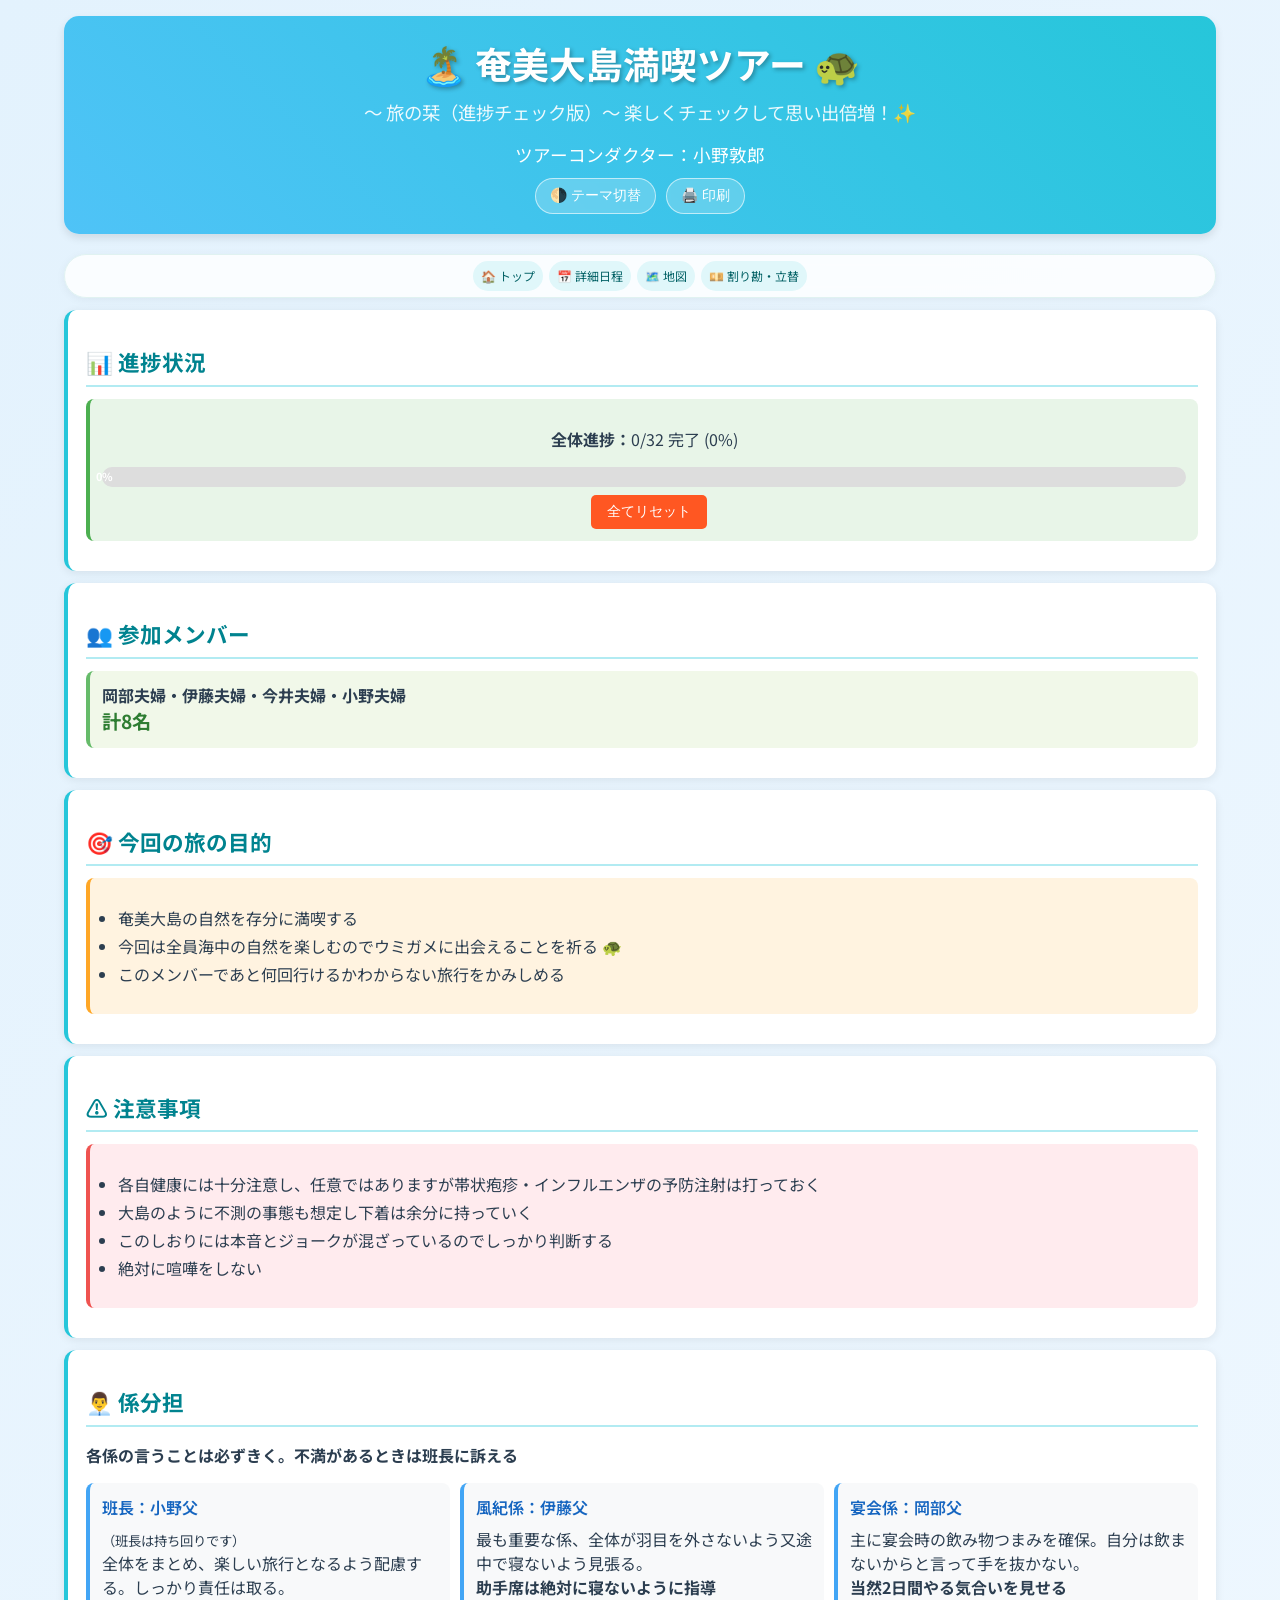
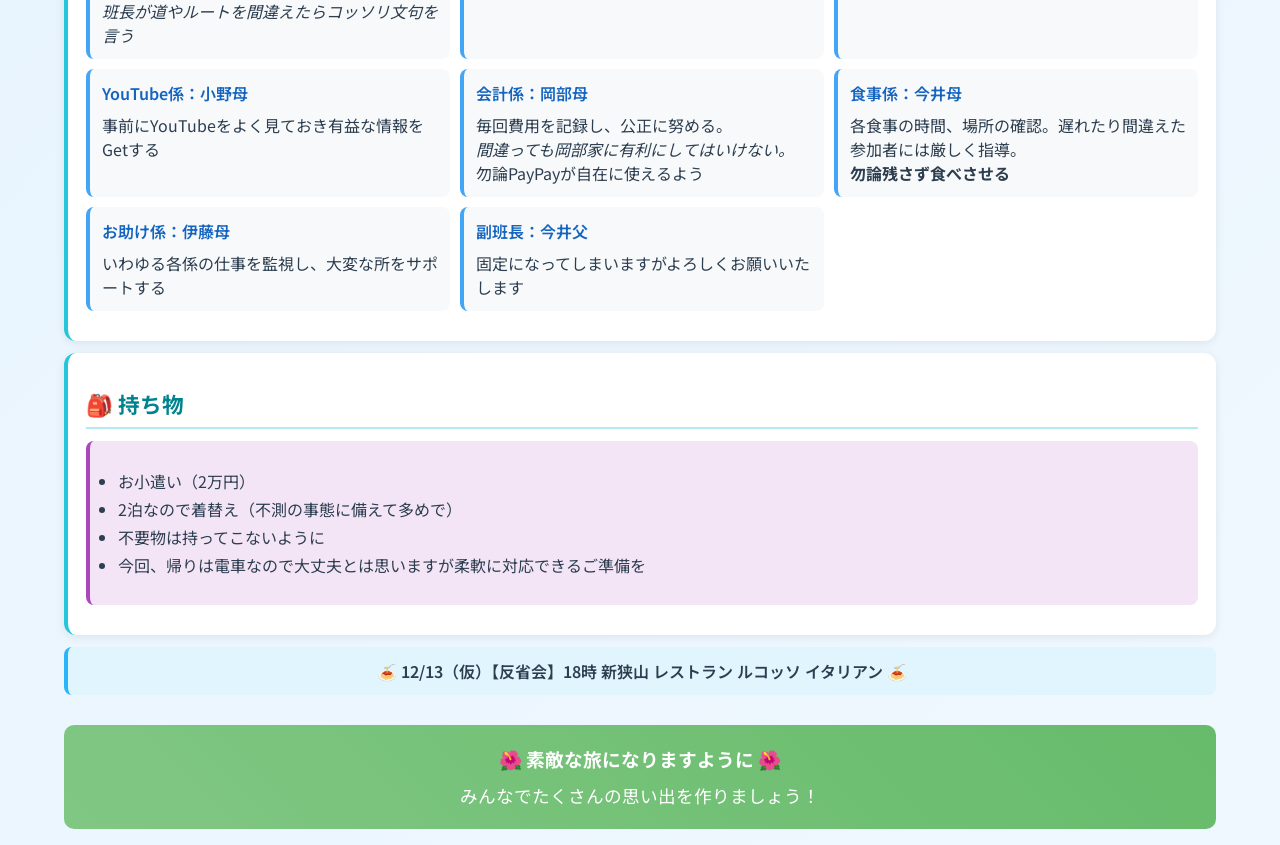
<file: src/app/index.html>
<!DOCTYPE html>
<html lang="ja" data-theme="light">
<head>
  <meta charset="UTF-8">
  <meta name="viewport" content="width=device-width, initial-scale=1.0">
  <title>奄美大島満喫ツアー - トップ</title>
  <link href="https://fonts.googleapis.com/css2?family=Noto+Sans+JP:wght@400;600;700&display=swap" rel="stylesheet">
  <link rel="stylesheet" href="assets/css/styles.css">
</head>
<body>
  <!-- ヘッダー -->
  <div class="header">
    <h1>🏝️ 奄美大島満喫ツアー 🐢</h1>
    <div class="subtitle">～ 旅の栞（進捗チェック版）～ 楽しくチェックして思い出倍増！✨</div>
    <div style="margin-top: 15px; font-size: 1.1em">ツアーコンダクター：小野敦郎</div>
    <div class="header-actions">
      <button class="toggle-button" id="theme-toggle" onclick="toggleTheme()">🌗 テーマ切替</button>
      <button class="toggle-button" id="print-btn">🖨️ 印刷</button>
    </div>
  </div>

  <!-- ナビゲーションメニュー -->
  <nav class="topnav">
    <a href="index.html">🏠 トップ</a>
    <a href="schedule.html">📅 詳細日程</a>
    <a href="map.html">🗺️ 地図</a>
    <a href="split.html">💴 割り勘・立替</a>
  </nav>

  <!-- 進捗状況セクション -->
  <div class="section" id="progress">
    <h2>📊 進捗状況</h2>
    <div class="progress-section">
      <p><strong>全体進捗：</strong><span id="progress-text">0/32 完了 (0%)</span></p>
      <div class="progress-bar">
        <div class="progress-fill" id="progress-fill" style="width: 0%">0%</div>
      </div>
      <button class="reset-button" onclick="resetAllProgress()">全てリセット</button>
    </div>
  </div>

  <!-- ツアー内容セクション -->
  <!-- 参加メンバー -->
  <div class="section" id="members">
    <h2>👥 参加メンバー</h2>
    <div class="members">
      <strong id="members-list"></strong><br>
      <span style="font-size: 1.2em; color: #2e7d32"><strong id="members-count"></strong></span>
    </div>
  </div>

  <!-- 旅の目的 -->
  <div class="section" id="purpose">
    <h2>🎯 今回の旅の目的</h2>
    <div class="purpose">
      <ul id="purpose-list"></ul>
    </div>
  </div>

  <!-- 注意事項 -->
  <div class="section" id="attention">
    <h2>⚠️ 注意事項</h2>
    <div class="warning">
      <ul id="warnings-list"></ul>
    </div>
  </div>

  <!-- 係り分担 -->
  <div class="section" id="roles">
    <h2>👨‍💼 係分担</h2>
    <p><strong>各係の言うことは必ずきく。不満があるときは班長に訴える</strong></p>
    <div class="role-grid" id="roles-grid"></div>
  </div>

  <!-- 持ち物セクション -->
  <div class="section" id="items">
    <h2>🎒 持ち物</h2>
    <div class="items">
      <ul id="items-list"></ul>
    </div>
  </div>

  <!-- 反省会 -->
  <div class="note" id="after" style="text-align: center; font-weight: 600; background: #e1f5fe; padding: 12px; border-radius: 8px; border-left: 4px solid #29b6f6; margin: 12px 0;">
    🍝 12/13（仮）【反省会】18時 新狭山 レストラン ルコッソ イタリアン 🍝
  </div>

  <!-- フッター -->
  <div style="text-align: center; margin-top: 30px; padding: 20px; background: linear-gradient(45deg, #81c784, #66bb6a); color: white; border-radius: 10px;">
    <h3 style="margin: 0; color: white">🌺 素敵な旅になりますように 🌺</h3>
    <p style="margin: 10px 0 0 0; font-size: 1.1em">みんなでたくさんの思い出を作りましょう！</p>
  </div>

  <!-- トップへボタン -->
  <button class="to-top" id="to-top">⬆️ トップへ</button>

  <!-- JavaScript -->
  <script src="assets/js/data.js"></script>
  <script src="assets/js/main.js"></script>
  <script>
    // コンテンツを動的に生成
    function renderContent() {
      // 参加メンバー
      document.getElementById('members-list').textContent = tourContent.members.list;
      document.getElementById('members-count').textContent = tourContent.members.count;

      // 旅の目的
      const purposeList = document.getElementById('purpose-list');
      tourContent.purpose.items.forEach(item => {
        const li = document.createElement('li');
        li.innerHTML = item;
        purposeList.appendChild(li);
      });

      // 注意事項
      const warningsList = document.getElementById('warnings-list');
      tourContent.warnings.items.forEach(item => {
        const li = document.createElement('li');
        li.textContent = item;
        warningsList.appendChild(li);
      });

      // 係り分担
      const rolesGrid = document.getElementById('roles-grid');
      tourContent.roles.items.forEach(role => {
        const card = document.createElement('div');
        card.className = 'role-card';
        card.innerHTML = `
          <div class="role-title">${role.title}</div>
          ${role.note ? `<small>${role.note}</small><br>` : ''}
          ${role.description}
        `;
        rolesGrid.appendChild(card);
      });

      // 持ち物
      const itemsList = document.getElementById('items-list');
      tourContent.items.items.forEach(item => {
        const li = document.createElement('li');
        li.innerHTML = item;
        itemsList.appendChild(li);
      });

      // 進捗状況を更新（すべての画面のデータを読み込む）
      updateProgressFromAllScreens();
    }

    // すべての画面の進捗データを読み込んで進捗を計算
    function updateProgressFromAllScreens() {
      const totalItems = getTotalItems();
      let completedCount = 0;

      scheduleData.schedule.forEach(day => {
        day.items.forEach(item => {
          const saved = localStorage.getItem(item.id);
          if (saved === 'true') {
            completedCount++;
          }
        });
      });

      const percentage = Math.round((completedCount / totalItems) * 100);
      
      const progressText = document.getElementById('progress-text');
      const progressFill = document.getElementById('progress-fill');
      
      if (progressText) {
        progressText.textContent = `${completedCount}/${totalItems} 完了 (${percentage}%)`;
      }
      
      if (progressFill) {
        progressFill.style.width = `${percentage}%`;
        progressFill.textContent = `${percentage}%`;
      }
    }

    // ページ読み込み時に実行
    document.addEventListener('DOMContentLoaded', renderContent);
  </script>
</body>
</html>
</file>
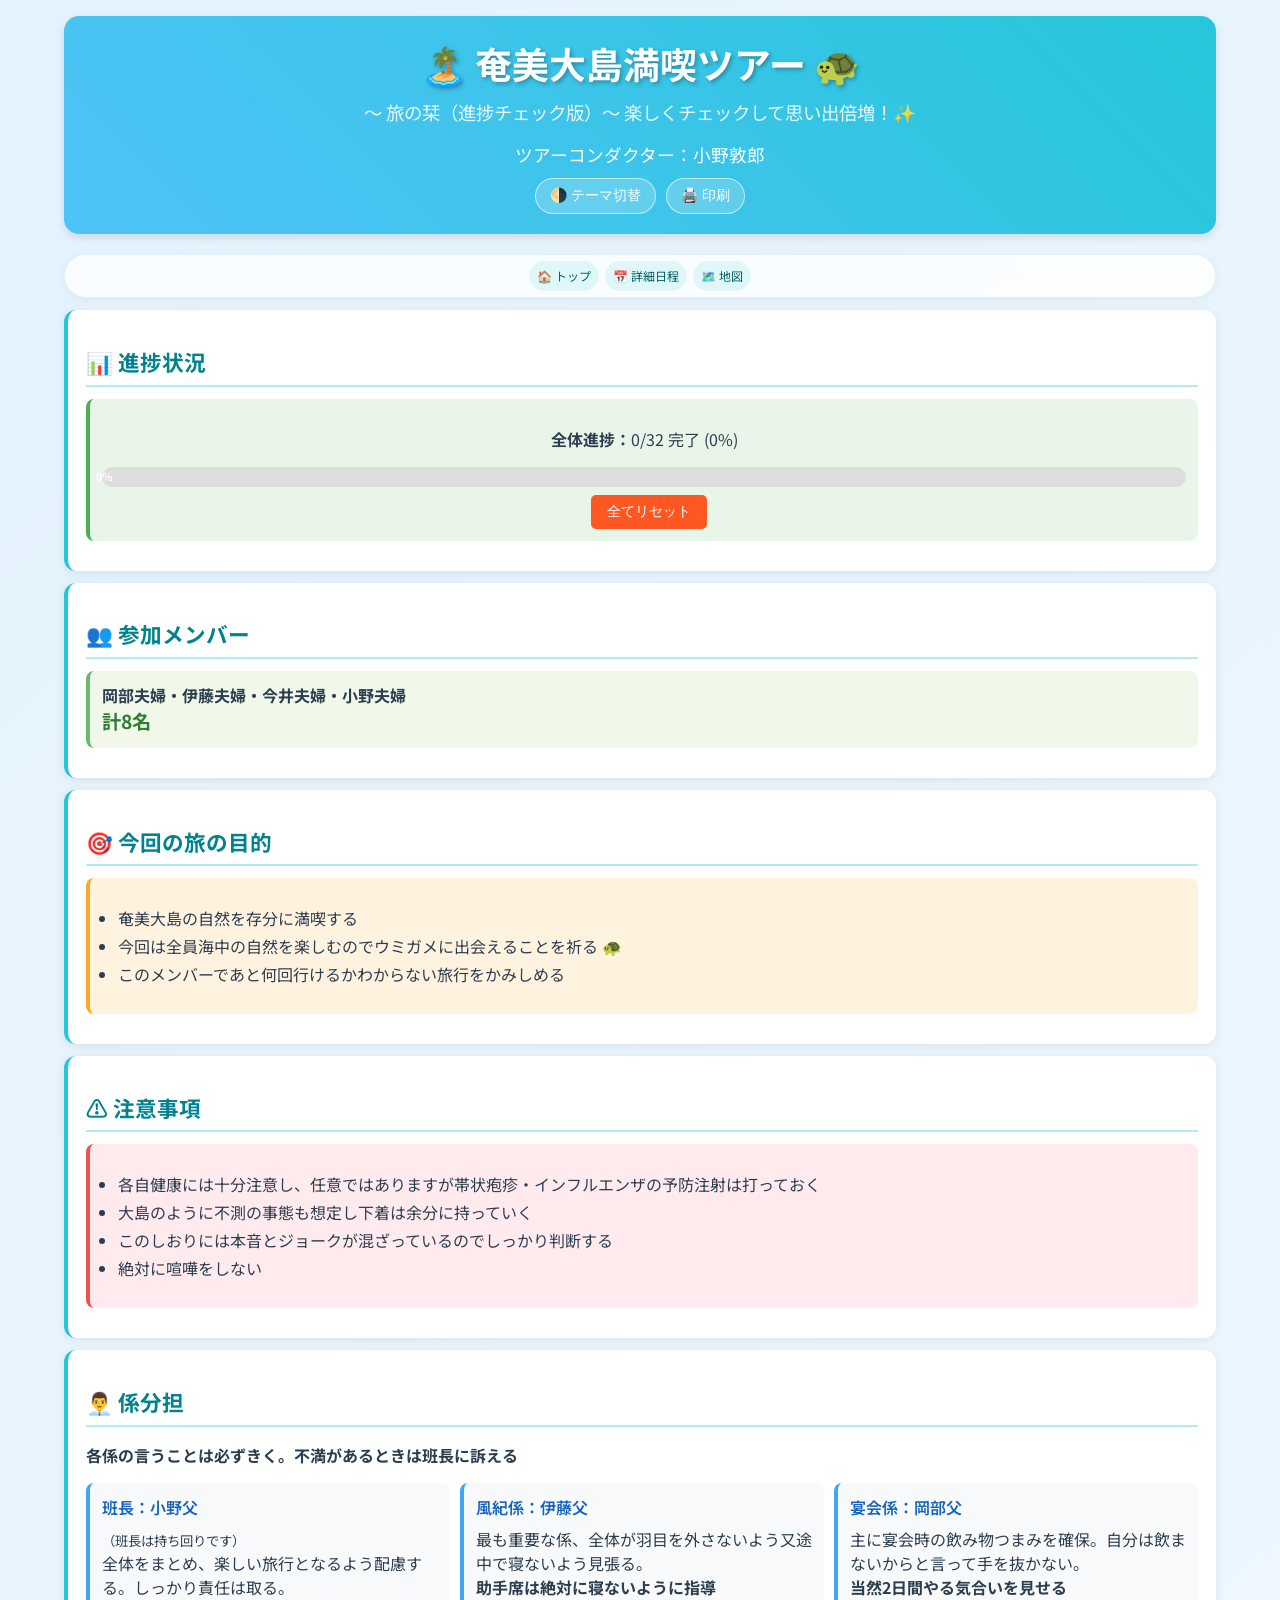
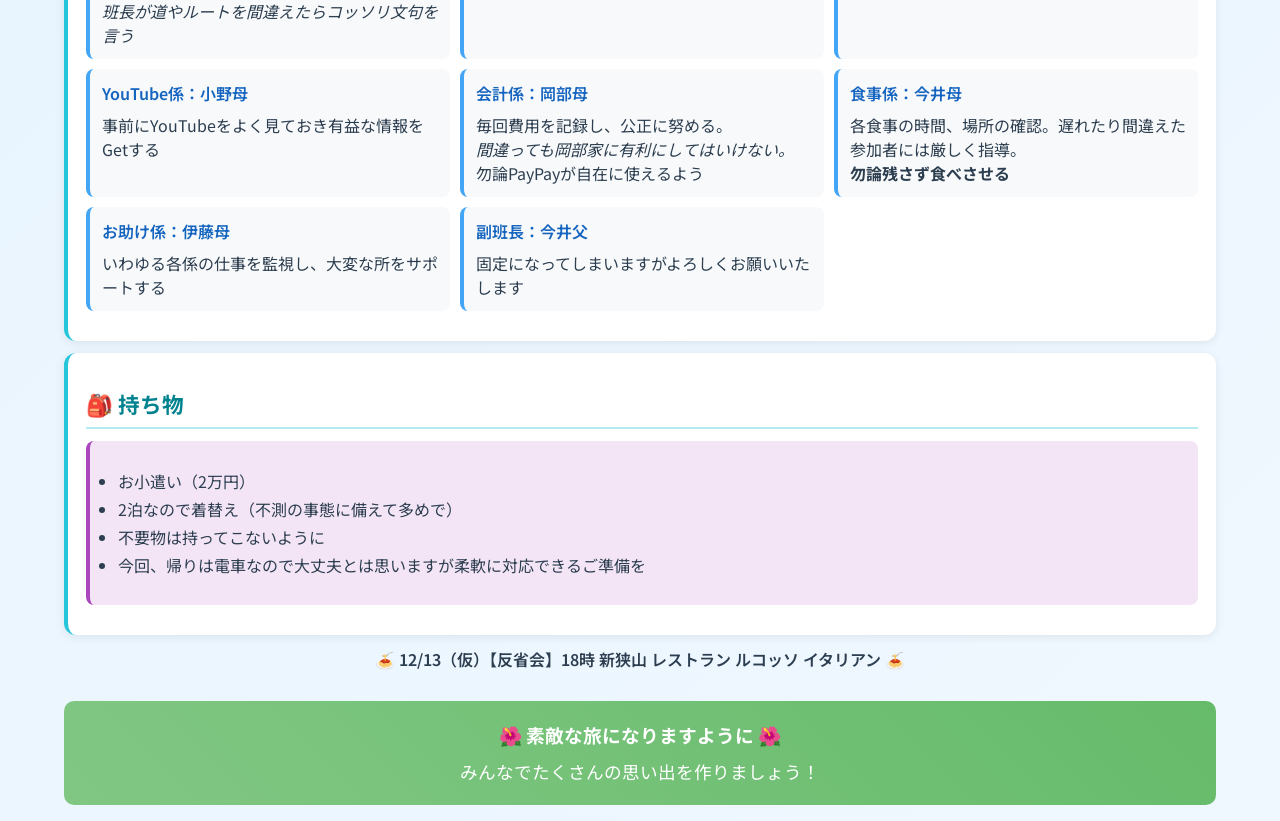
<file: src/prototype/index.html>
<!DOCTYPE html>
<html lang="ja" data-theme="light">
<head>
  <meta charset="UTF-8">
  <meta name="viewport" content="width=device-width, initial-scale=1.0">
  <title>奄美大島満喫ツアー - トップ</title>
  <link href="https://fonts.googleapis.com/css2?family=Noto+Sans+JP:wght@400;600;700&display=swap" rel="stylesheet">
  <link rel="stylesheet" href="styles.css">
</head>
<body>
  <!-- ヘッダー -->
  <div class="header">
    <h1>🏝️ 奄美大島満喫ツアー 🐢</h1>
    <div class="subtitle">～ 旅の栞（進捗チェック版）～ 楽しくチェックして思い出倍増！✨</div>
    <div style="margin-top: 15px; font-size: 1.1em">ツアーコンダクター：小野敦郎</div>
    <div class="header-actions">
      <button class="toggle-button" id="theme-toggle" onclick="toggleTheme()">🌗 テーマ切替</button>
      <button class="toggle-button" id="print-btn">🖨️ 印刷</button>
    </div>
  </div>

  <!-- ナビゲーションメニュー -->
  <nav class="topnav">
    <a href="index.html">🏠 トップ</a>
    <a href="schedule.html">📅 詳細日程</a>
    <a href="map.html">🗺️ 地図</a>
  </nav>

  <!-- 進捗状況セクション -->
  <div class="section" id="progress">
    <h2>📊 進捗状況</h2>
    <div class="progress-section">
      <p><strong>全体進捗：</strong><span id="progress-text">0/32 完了 (0%)</span></p>
      <div class="progress-bar">
        <div class="progress-fill" id="progress-fill" style="width: 0%">0%</div>
      </div>
      <button class="reset-button" onclick="resetAllProgress()">全てリセット</button>
    </div>
  </div>

  <!-- ツアー内容セクション -->
  <!-- 参加メンバー -->
  <div class="section" id="members">
    <h2>👥 参加メンバー</h2>
    <div class="members">
      <strong id="members-list"></strong><br>
      <span style="font-size: 1.2em; color: #2e7d32"><strong id="members-count"></strong></span>
    </div>
  </div>

  <!-- 旅の目的 -->
  <div class="section" id="purpose">
    <h2>🎯 今回の旅の目的</h2>
    <div class="purpose">
      <ul id="purpose-list"></ul>
    </div>
  </div>

  <!-- 注意事項 -->
  <div class="section" id="attention">
    <h2>⚠️ 注意事項</h2>
    <div class="warning">
      <ul id="warnings-list"></ul>
    </div>
  </div>

  <!-- 係り分担 -->
  <div class="section" id="roles">
    <h2>👨‍💼 係分担</h2>
    <p><strong>各係の言うことは必ずきく。不満があるときは班長に訴える</strong></p>
    <div class="role-grid" id="roles-grid"></div>
  </div>

  <!-- 持ち物セクション -->
  <div class="section" id="items">
    <h2>🎒 持ち物</h2>
    <div class="items">
      <ul id="items-list"></ul>
    </div>
  </div>

  <!-- 反省会 -->
  <div class="note" id="after" style="text-align: center; font-weight: 600;">
    🍝 12/13（仮）【反省会】18時 新狭山 レストラン ルコッソ イタリアン 🍝
  </div>

  <!-- フッター -->
  <div style="text-align: center; margin-top: 30px; padding: 20px; background: linear-gradient(45deg, #81c784, #66bb6a); color: white; border-radius: 10px;">
    <h3 style="margin: 0; color: white">🌺 素敵な旅になりますように 🌺</h3>
    <p style="margin: 10px 0 0 0; font-size: 1.1em">みんなでたくさんの思い出を作りましょう！</p>
  </div>

  <!-- JavaScript -->
  <script src="data.js"></script>
  <script src="main.js"></script>
  <script>
    // コンテンツを動的に生成
    function renderContent() {
      // 参加メンバー
      document.getElementById('members-list').textContent = tourContent.members.list;
      document.getElementById('members-count').textContent = tourContent.members.count;

      // 旅の目的
      const purposeList = document.getElementById('purpose-list');
      tourContent.purpose.items.forEach(item => {
        const li = document.createElement('li');
        li.innerHTML = item;
        purposeList.appendChild(li);
      });

      // 注意事項
      const warningsList = document.getElementById('warnings-list');
      tourContent.warnings.items.forEach(item => {
        const li = document.createElement('li');
        li.textContent = item;
        warningsList.appendChild(li);
      });

      // 係り分担
      const rolesGrid = document.getElementById('roles-grid');
      tourContent.roles.items.forEach(role => {
        const card = document.createElement('div');
        card.className = 'role-card';
        card.innerHTML = `
          <div class="role-title">${role.title}</div>
          ${role.note ? `<small>${role.note}</small><br>` : ''}
          ${role.description}
        `;
        rolesGrid.appendChild(card);
      });

      // 持ち物
      const itemsList = document.getElementById('items-list');
      tourContent.items.items.forEach(item => {
        const li = document.createElement('li');
        li.innerHTML = item;
        itemsList.appendChild(li);
      });

      // 進捗状況を更新（すべての画面のデータを読み込む）
      updateProgressFromAllScreens();
    }

    // すべての画面の進捗データを読み込んで進捗を計算
    function updateProgressFromAllScreens() {
      const totalItems = getTotalItems();
      let completedCount = 0;

      scheduleData.schedule.forEach(day => {
        day.items.forEach(item => {
          const saved = localStorage.getItem(item.id);
          if (saved === 'true') {
            completedCount++;
          }
        });
      });

      const percentage = Math.round((completedCount / totalItems) * 100);
      
      const progressText = document.getElementById('progress-text');
      const progressFill = document.getElementById('progress-fill');
      
      if (progressText) {
        progressText.textContent = `${completedCount}/${totalItems} 完了 (${percentage}%)`;
      }
      
      if (progressFill) {
        progressFill.style.width = `${percentage}%`;
        progressFill.textContent = `${percentage}%`;
      }
    }

    // ページ読み込み時に実行
    document.addEventListener('DOMContentLoaded', renderContent);
  </script>
</body>
</html>
</file>
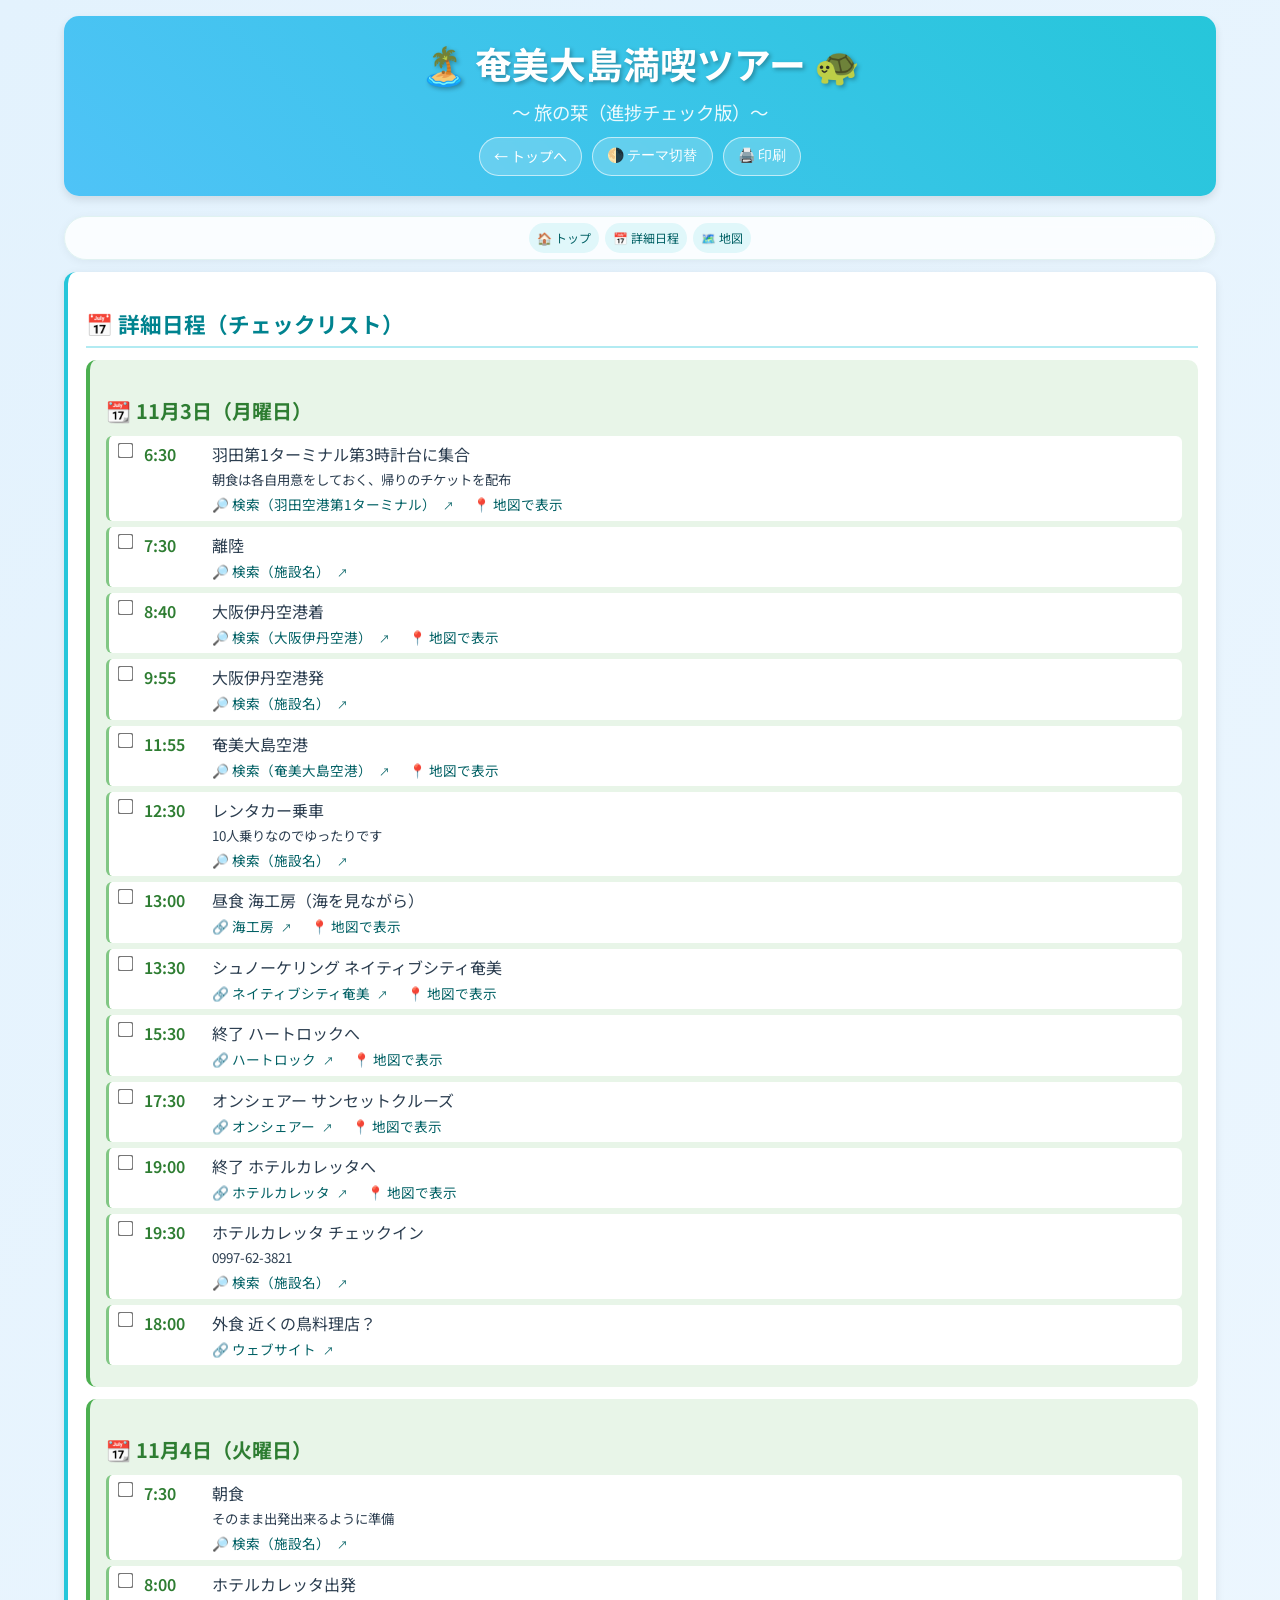
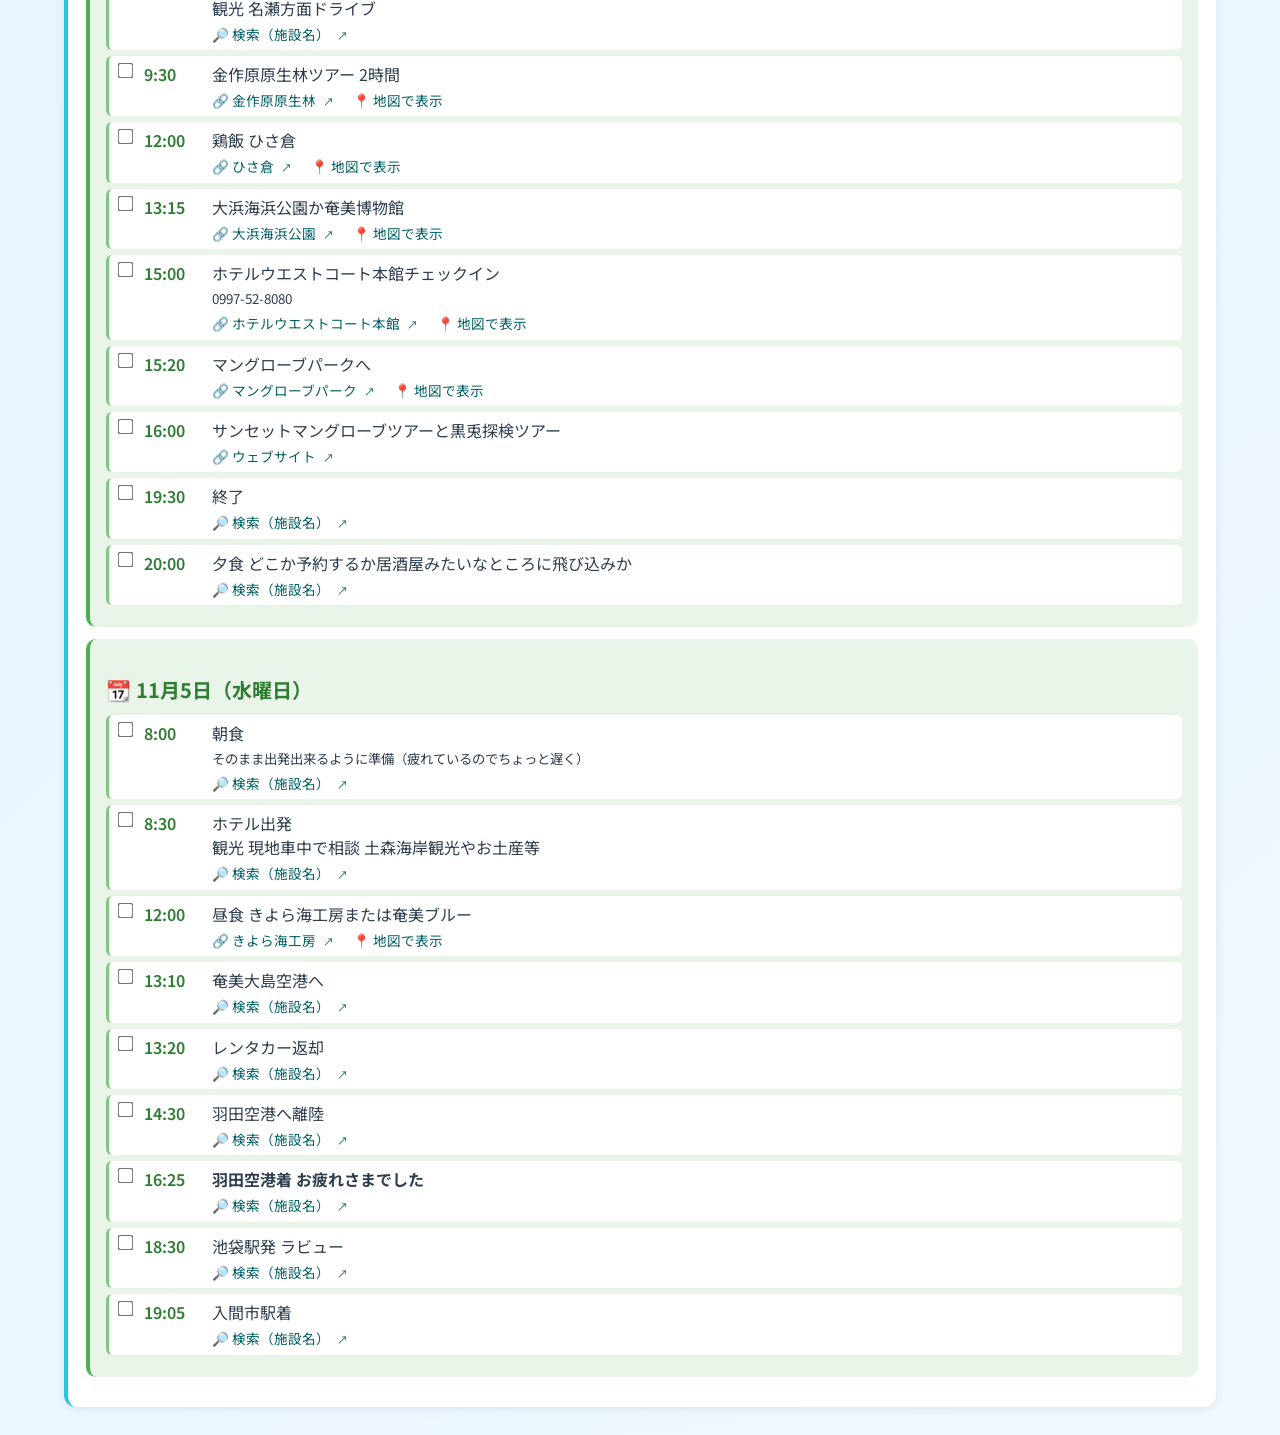
<file: src/app/schedule.html>
<!DOCTYPE html>
<html lang="ja" data-theme="light">
<head>
  <meta charset="UTF-8">
  <meta name="viewport" content="width=device-width, initial-scale=1.0">
  <title>奄美大島満喫ツアー - 詳細日程</title>
  <link href="https://fonts.googleapis.com/css2?family=Noto+Sans+JP:wght@400;600;700&display=swap" rel="stylesheet">
  <link rel="stylesheet" href="assets/css/styles.css">
</head>
<body>
  <!-- ヘッダー -->
  <div class="header">
    <h1>🏝️ 奄美大島満喫ツアー 🐢</h1>
    <div class="subtitle">～ 旅の栞（進捗チェック版）～</div>
    <div class="header-actions">
      <a href="index.html" class="toggle-button" style="text-decoration: none;">← トップへ</a>
      <button class="toggle-button" id="theme-toggle" onclick="toggleTheme()">🌗 テーマ切替</button>
      <button class="toggle-button" id="print-btn">🖨️ 印刷</button>
    </div>
  </div>

  <!-- ナビゲーションメニュー -->
  <nav class="topnav">
    <a href="index.html">🏠 トップ</a>
    <a href="schedule.html">📅 詳細日程</a>
    <a href="map.html">🗺️ 地図</a>
  </nav>

  <!-- ツアー日程セクション -->
  <div class="section" id="schedule">
    <h2>📅 詳細日程（チェックリスト）</h2>
    <div id="schedule-days"></div>
  </div>

  <!-- トップへボタン -->
  <button class="to-top" id="to-top">⬆️ トップへ</button>

  <!-- JavaScript -->
  <script src="assets/js/data.js"></script>
  <script src="assets/js/main.js"></script>
  <script>
    // コンテンツを動的に生成
    function renderSchedule() {
      const scheduleDays = document.getElementById('schedule-days');
      
      // 保存された進捗を復元
      scheduleData.schedule.forEach(day => {
        day.items.forEach(item => {
          const saved = localStorage.getItem(item.id);
          if (saved === 'true') {
            item.checked = true;
          }
        });
      });

      scheduleData.schedule.forEach(day => {
        const dayDiv = document.createElement('div');
        dayDiv.className = 'schedule-day';
        dayDiv.innerHTML = `<h3>📆 ${day.dateLabel}</h3>`;
        
        const itemsContainer = document.createElement('div');
        day.items.forEach(item => {
          const itemDiv = document.createElement('div');
          itemDiv.className = 'checkbox-item';
          if (item.checked) {
            itemDiv.classList.add('completed');
          }
          
          let linksHtml = '';
          if (item.website) {
            const linkText = item.location ? item.location.name : 'ウェブサイト';
            linksHtml += `<a href="${item.website}" target="_blank" rel="noopener noreferrer">🔗 ${linkText} <span class="external-link-icon">↗</span></a>`;
          } else {
            const q = encodeURIComponent((item.location && item.location.name) ? item.location.name : item.activity);
            const searchUrl = `https://www.google.com/search?q=${q}`;
            linksHtml += `<a href="${searchUrl}" target="_blank" rel="noopener noreferrer">🔎 検索（${(item.location && item.location.name) ? item.location.name : '施設名'}） <span class="external-link-icon">↗</span></a>`;
          }
          if (item.location) {
            linksHtml += ` <a href="map.html?location=${item.id}" style="margin-left: 8px;">📍 地図で表示</a>`;
          }
          
          itemDiv.innerHTML = `
            <input type="checkbox" id="${item.id}" onchange="updateProgress()" ${item.checked ? 'checked' : ''}>
            <div class="time">${item.time}</div>
            <div class="activity">
              <div class="activity-text">${item.activity}</div>
              ${item.note ? `<small>${item.note}</small>` : ''}
              ${linksHtml ? `<div class="activity-links">${linksHtml}</div>` : ''}
            </div>
          `;
          itemsContainer.appendChild(itemDiv);
        });
        dayDiv.appendChild(itemsContainer);
        scheduleDays.appendChild(dayDiv);
      });
    }

    // ページ読み込み時に実行
    document.addEventListener('DOMContentLoaded', renderSchedule);
  </script>
</body>
</html>
</file>
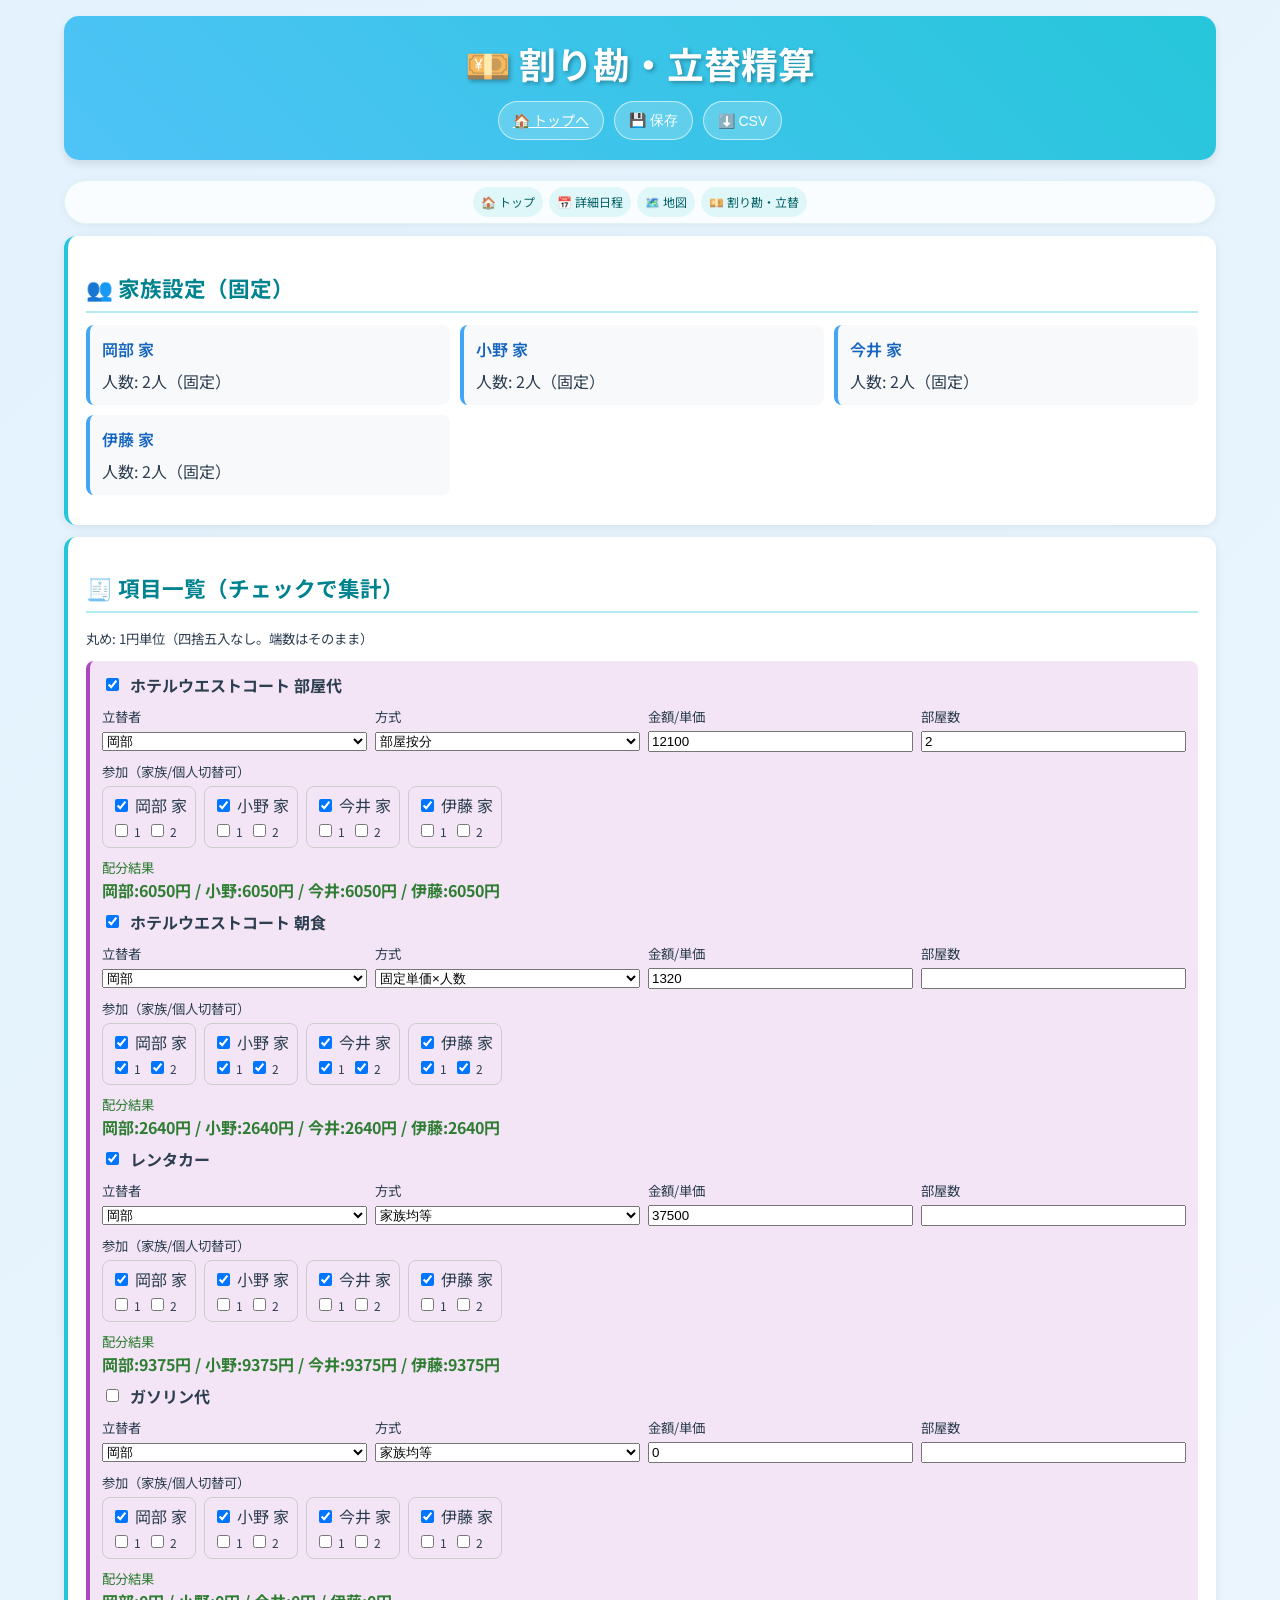
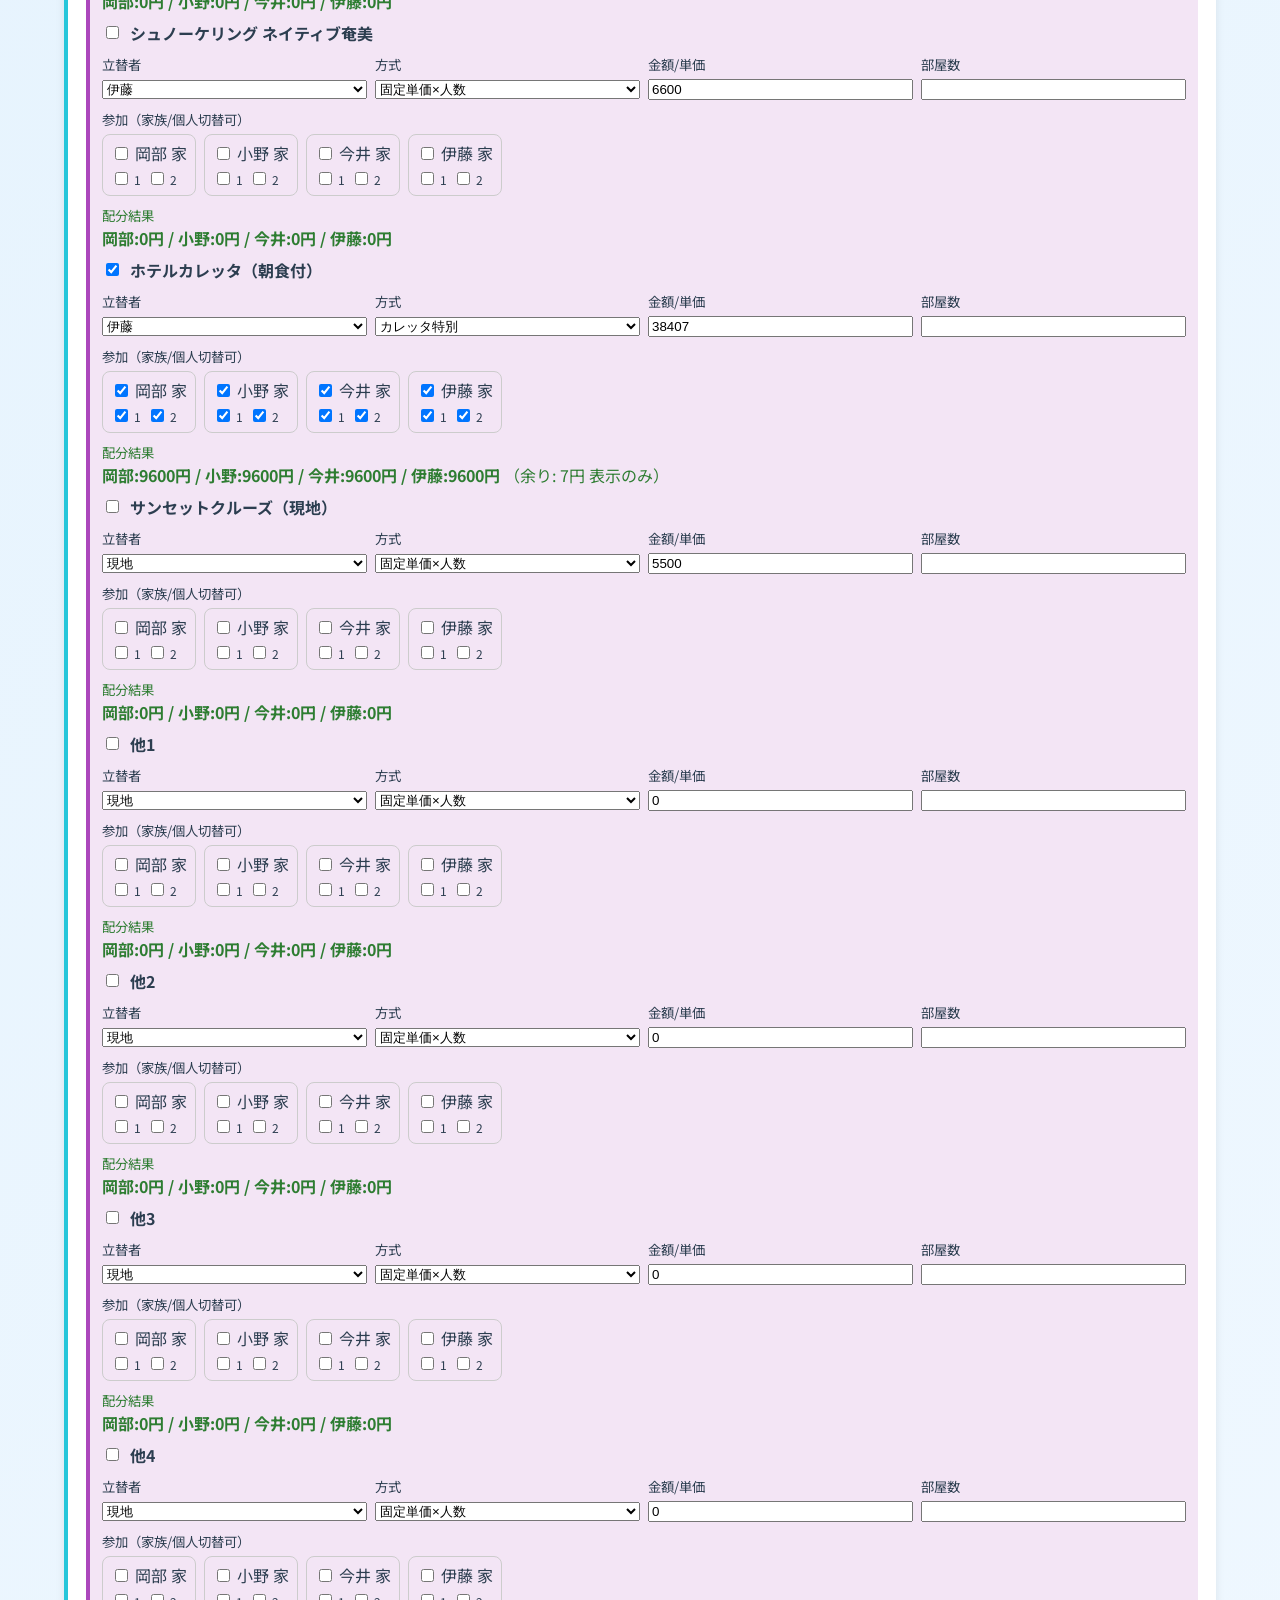
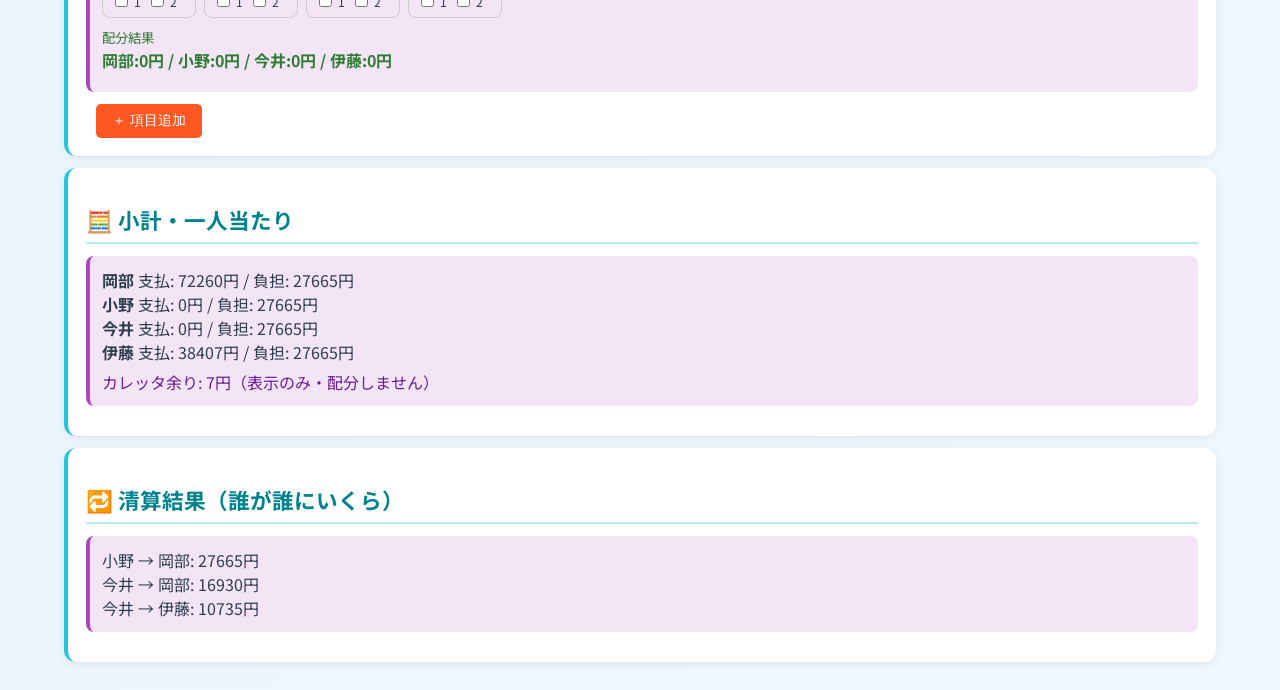
<file: src/app/split.html>
<!DOCTYPE html>
<html lang="ja" data-theme="light">
<head>
  <meta charset="UTF-8">
  <meta name="viewport" content="width=device-width, initial-scale=1.0">
  <title>割り勘・立替精算</title>
  <link href="https://fonts.googleapis.com/css2?family=Noto+Sans+JP:wght@400;600;700&display=swap" rel="stylesheet">
  <link rel="stylesheet" href="assets/css/styles.css">
</head>
<body>
  <div class="header">
    <h1>💴 割り勘・立替精算</h1>
    <div class="header-actions">
      <a class="toggle-button" href="index.html">🏠 トップへ</a>
      <button class="toggle-button" id="save-data">💾 保存</button>
      <button class="toggle-button" id="export-csv">⬇️ CSV</button>
    </div>
  </div>

  <nav class="topnav">
    <a href="index.html">🏠 トップ</a>
    <a href="schedule.html">📅 詳細日程</a>
    <a href="map.html">🗺️ 地図</a>
    <a href="split.html" class="active">💴 割り勘・立替</a>
  </nav>

  <div class="section">
    <h2>👥 家族設定（固定）</h2>
    <div id="families" class="role-grid">
      <!-- JSで描画（岡部/小野/今井/伊藤 各2名・子ども無し） -->
    </div>
  </div>

  <div class="section">
    <h2>🧾 項目一覧（チェックで集計）</h2>
    <div style="margin-bottom: 10px">
      <small>丸め: 1円単位（四捨五入なし。端数はそのまま）</small>
    </div>
    <div id="expense-list" class="items"></div>
    <button class="reset-button" id="add-item">＋ 項目追加</button>
  </div>

  <div class="section">
    <h2>🧮 小計・一人当たり</h2>
    <div id="totals" class="items"></div>
  </div>

  <div class="section">
    <h2>🔁 清算結果（誰が誰にいくら）</h2>
    <div id="settlements" class="items"></div>
  </div>

  <button class="to-top" id="to-top">⬆️ トップへ</button>

  <script src="assets/js/split.js"></script>
</body>
</html>
</file>
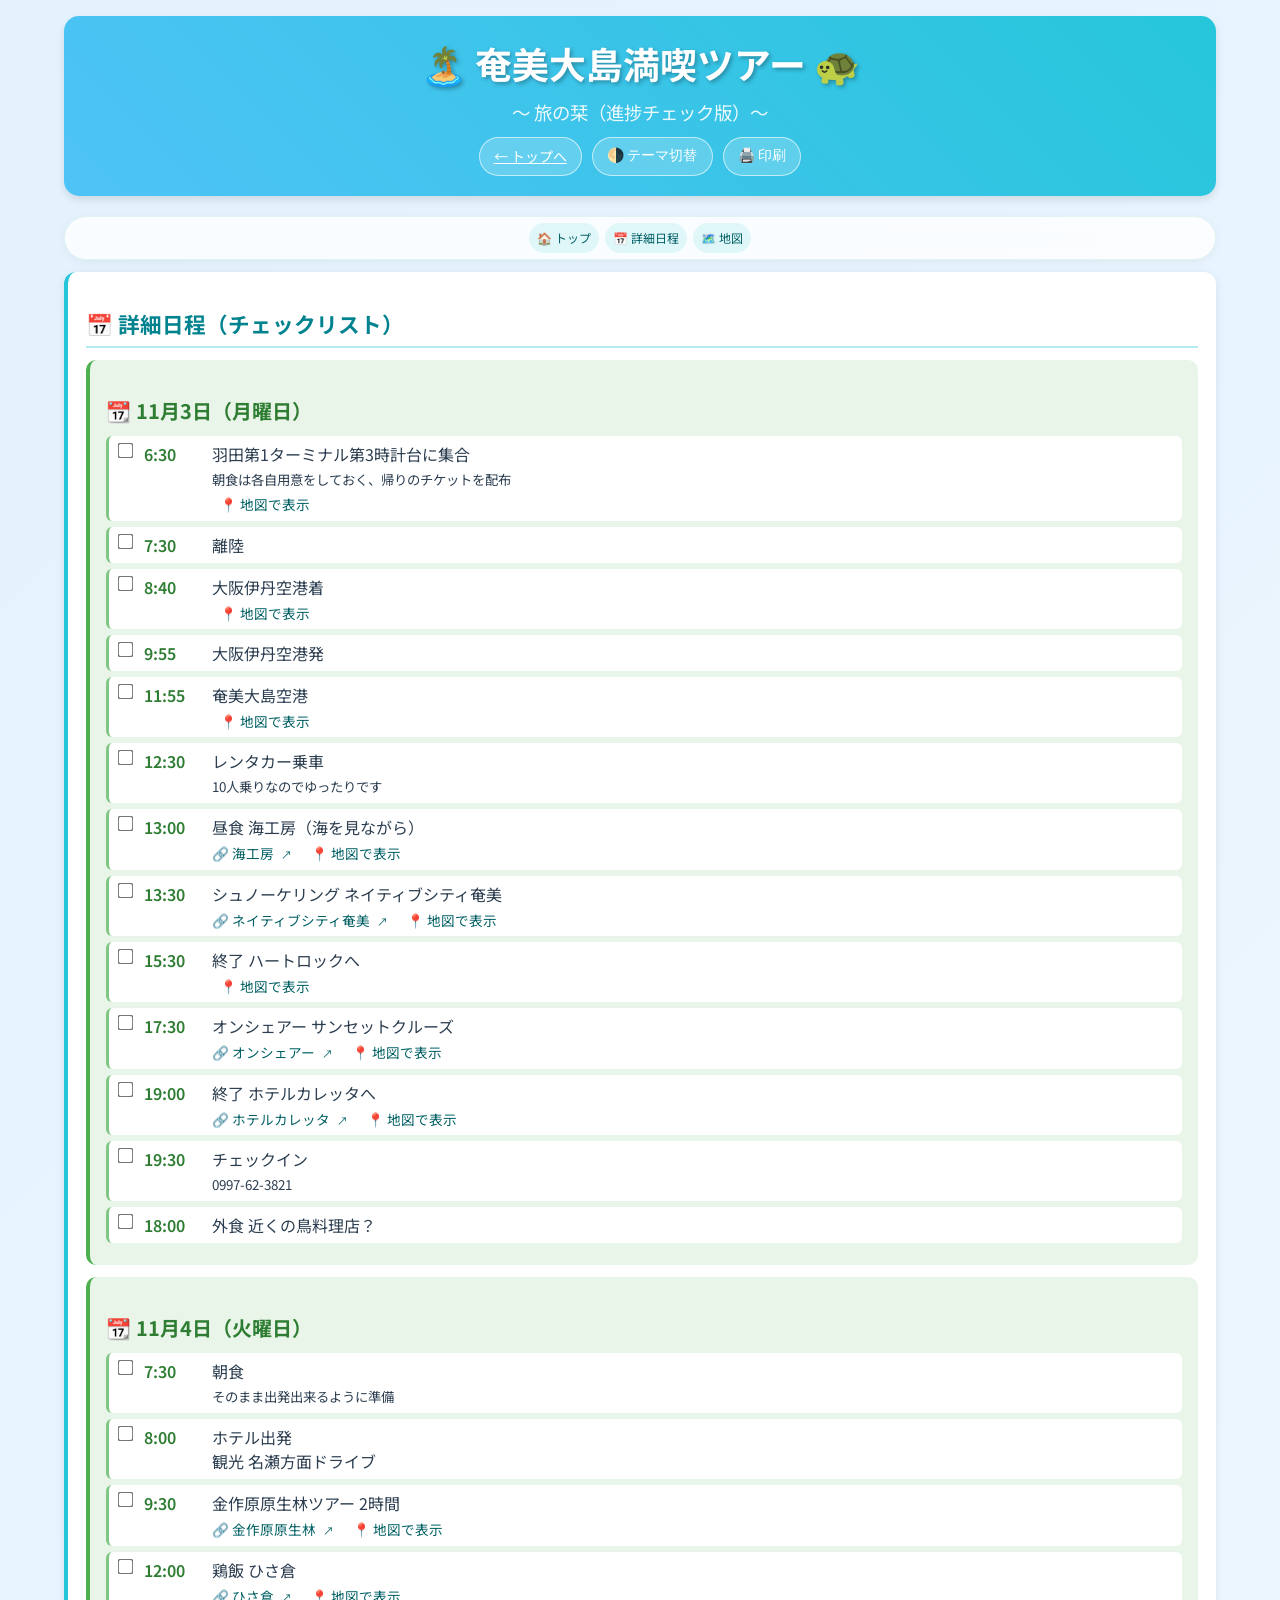
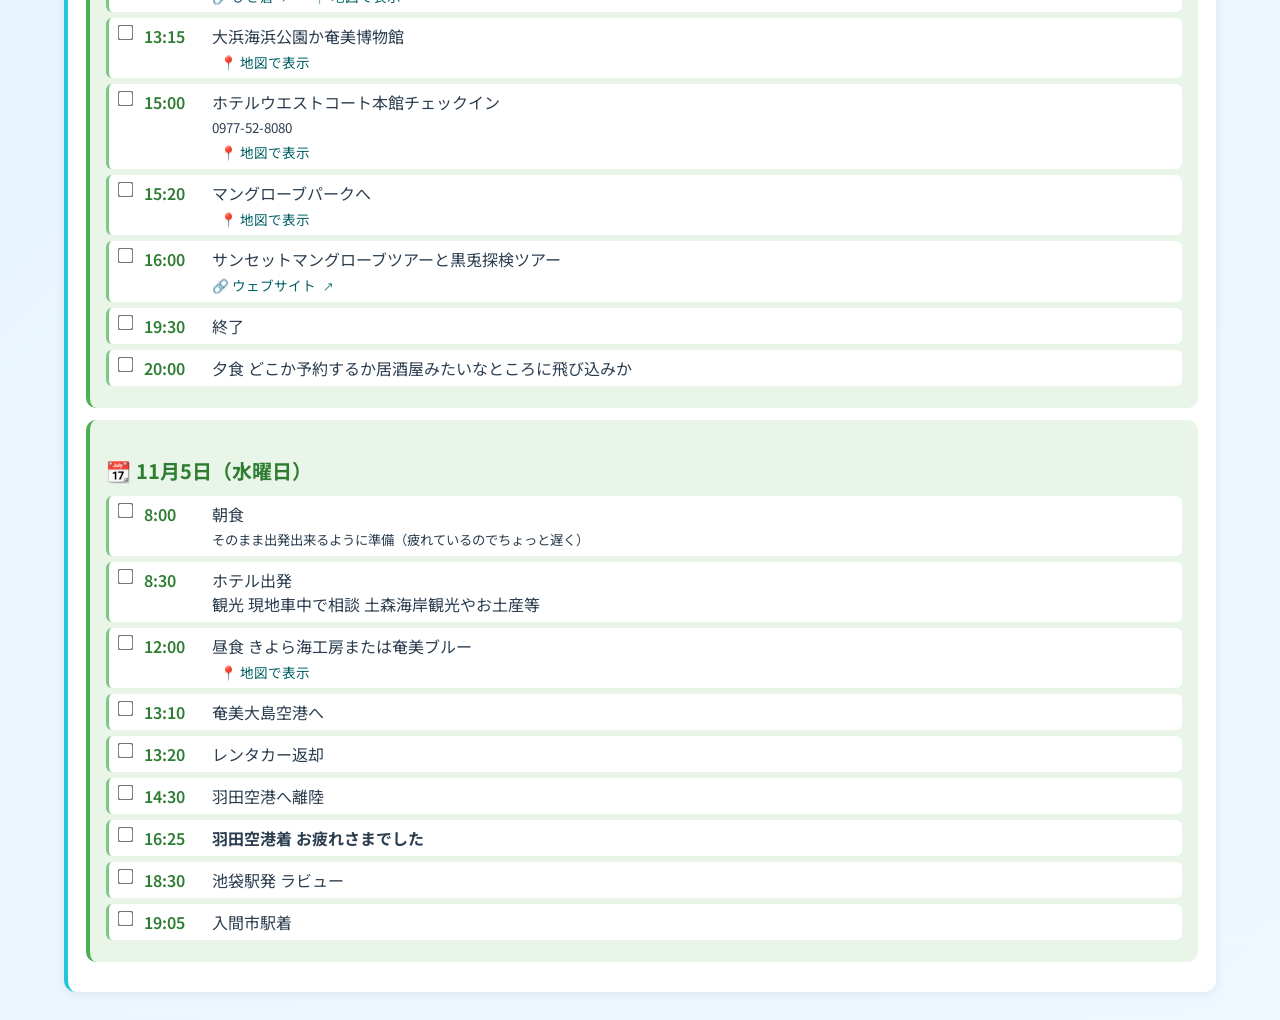
<file: src/prototype/schedule.html>
<!DOCTYPE html>
<html lang="ja" data-theme="light">
<head>
  <meta charset="UTF-8">
  <meta name="viewport" content="width=device-width, initial-scale=1.0">
  <title>奄美大島満喫ツアー - 詳細日程</title>
  <link href="https://fonts.googleapis.com/css2?family=Noto+Sans+JP:wght@400;600;700&display=swap" rel="stylesheet">
  <link rel="stylesheet" href="styles.css">
</head>
<body>
  <!-- ヘッダー -->
  <div class="header">
    <h1>🏝️ 奄美大島満喫ツアー 🐢</h1>
    <div class="subtitle">～ 旅の栞（進捗チェック版）～</div>
    <div class="header-actions">
      <a href="index.html" class="toggle-button">← トップへ</a>
      <button class="toggle-button" id="theme-toggle" onclick="toggleTheme()">🌗 テーマ切替</button>
      <button class="toggle-button" id="print-btn">🖨️ 印刷</button>
    </div>
  </div>

  <!-- ナビゲーションメニュー -->
  <nav class="topnav">
    <a href="index.html">🏠 トップ</a>
    <a href="schedule.html">📅 詳細日程</a>
    <a href="map.html">🗺️ 地図</a>
  </nav>

  <!-- ツアー日程セクション -->
  <div class="section" id="schedule">
    <h2>📅 詳細日程（チェックリスト）</h2>
    <div id="schedule-days"></div>
  </div>

  <!-- JavaScript -->
  <script src="data.js"></script>
  <script src="main.js"></script>
  <script>
    // コンテンツを動的に生成
    function renderSchedule() {
      const scheduleDays = document.getElementById('schedule-days');
      
      // 保存された進捗を復元
      scheduleData.schedule.forEach(day => {
        day.items.forEach(item => {
          const saved = localStorage.getItem(item.id);
          if (saved === 'true') {
            item.checked = true;
          }
        });
      });

      scheduleData.schedule.forEach(day => {
        const dayDiv = document.createElement('div');
        dayDiv.className = 'schedule-day';
        dayDiv.innerHTML = `<h3>📆 ${day.dateLabel}</h3>`;
        
        const itemsContainer = document.createElement('div');
        day.items.forEach(item => {
          const itemDiv = document.createElement('div');
          itemDiv.className = 'checkbox-item';
          if (item.checked) {
            itemDiv.classList.add('completed');
          }
          
          let linksHtml = '';
          if (item.website) {
            const linkText = item.location ? item.location.name : 'ウェブサイト';
            linksHtml += `<a href="${item.website}" target="_blank" rel="noopener noreferrer">🔗 ${linkText} <span class="external-link-icon">↗</span></a>`;
          }
          if (item.location) {
            linksHtml += ` <a href="map.html?location=${item.id}" style="margin-left: 8px;">📍 地図で表示</a>`;
          }
          
          itemDiv.innerHTML = `
            <input type="checkbox" id="${item.id}" onchange="updateProgress()" ${item.checked ? 'checked' : ''}>
            <div class="time">${item.time}</div>
            <div class="activity">
              <div class="activity-text">${item.activity}</div>
              ${item.note ? `<small>${item.note}</small>` : ''}
              ${linksHtml ? `<div class="activity-links">${linksHtml}</div>` : ''}
            </div>
          `;
          itemsContainer.appendChild(itemDiv);
        });
        dayDiv.appendChild(itemsContainer);
        scheduleDays.appendChild(dayDiv);
      });
    }

    // ページ読み込み時に実行
    document.addEventListener('DOMContentLoaded', renderSchedule);
  </script>
</body>
</html>
</file>
<file: src/app/assets/css/styles.css>
/* 基本スタイル */
* {
  box-sizing: border-box;
}

body {
  max-width: 1200px;
  margin: 0 auto;
  padding: 16px 24px;
  position: relative;
  font-family: 'Noto Sans JP', Arial, sans-serif;
  background: linear-gradient(135deg, #e3f2fd 0%, #f0f8ff 100%);
  color: #2c3e50;
  line-height: 1.5;
  transition: background 0.3s ease, color 0.3s ease;
}

[data-theme='dark'] body {
  background: linear-gradient(135deg, #0f172a 0%, #111827 100%);
  color: #e5e7eb;
}

/* ヘッダー */
.header {
  text-align: center;
  background: linear-gradient(45deg, #4fc3f7, #26c6da);
  color: white;
  padding: 20px;
  border-radius: 15px;
  margin-bottom: 20px;
  box-shadow: 0 4px 8px rgba(0, 0, 0, 0.1);
}

.header h1 {
  margin: 0;
  font-size: 2.3em;
  text-shadow: 2px 2px 4px rgba(0, 0, 0, 0.3);
}

.header .subtitle {
  font-size: 1.15em;
  margin-top: 8px;
  opacity: 0.9;
}

.header-actions {
  display: flex;
  justify-content: center;
  gap: 10px;
  margin-top: 10px;
}

.toggle-button {
  background: rgba(255, 255, 255, 0.2);
  color: white;
  border: 1px solid rgba(255,255,255,0.6);
  padding: 8px 14px;
  border-radius: 999px;
  cursor: pointer;
  font-size: 14px;
  backdrop-filter: blur(2px);
  transition: opacity 0.3s ease;
}

.toggle-button:hover {
  opacity: 0.9;
}

/* ナビゲーション */
.topnav {
  position: sticky;
  top: 0;
  z-index: 50;
  margin: 10px 0 8px 0;
  background: rgba(255,255,255,0.8);
  border: 1px solid #e0f2f1;
  border-radius: 999px;
  box-shadow: 0 2px 10px rgba(0,0,0,0.05);
  padding: 6px 10px;
  display: flex;
  flex-wrap: wrap;
  gap: 6px;
  justify-content: center;
  backdrop-filter: blur(6px);
}

[data-theme='dark'] .topnav {
  background: rgba(17,24,39,0.7);
  border-color: #334155;
}

.topnav a {
  text-decoration: none;
  color: #006064;
  padding: 6px 8px;
  border-radius: 999px;
  font-size: 12px;
  background: #e0f7fa;
  transition: background 0.3s ease;
}

.topnav a:hover {
  background: #b2ebf2;
}

[data-theme='dark'] .topnav a {
  color: #e0f2f1;
  background: #0f766e;
}

[data-theme='dark'] .topnav a:hover {
  background: #115e59;
}

/* セクション */
.section {
  background: white;
  margin: 12px 0;
  padding: 18px;
  border-radius: 12px;
  box-shadow: 0 2px 10px rgba(0, 0, 0, 0.08);
  border-left: 4px solid #26c6da;
}

[data-theme='dark'] .section {
  background: #0b1220;
  border-left-color: #0ea5e9;
  box-shadow: 0 2px 10px rgba(0,0,0,0.4);
}

.section h2 {
  color: #00838f;
  border-bottom: 2px solid #b2ebf2;
  padding-bottom: 6px;
  margin-bottom: 12px;
  font-size: 1.35em;
}

[data-theme='dark'] .section h2 {
  color: #0ea5e9;
}

/* 進捗状況 */
.progress-section {
  background: #e8f5e8;
  padding: 12px;
  border-radius: 8px;
  border-left: 4px solid #4caf50;
  margin: 12px 0;
  text-align: center;
}

[data-theme='dark'] .progress-section {
  background: #0b2b17;
}

.progress-bar {
  background: #ddd;
  border-radius: 10px;
  padding: 2px;
  margin: 8px 0;
}

.progress-fill {
  background: linear-gradient(45deg, #4caf50, #66bb6a);
  height: 16px;
  border-radius: 7px;
  transition: width 0.5s ease;
  display: flex;
  align-items: center;
  justify-content: center;
  color: white;
  font-weight: bold;
  font-size: 11px;
}

.reset-button {
  background: #ff5722;
  color: white;
  border: none;
  padding: 8px 16px;
  border-radius: 5px;
  cursor: pointer;
  font-size: 14px;
  margin-left: 10px;
  transition: background 0.3s ease;
}

.reset-button:hover {
  background: #e64a19;
}

/* メンバー、目的、警告、持ち物 */
.members {
  background: #f1f8e9;
  padding: 12px;
  border-radius: 8px;
  border-left: 4px solid #66bb6a;
  margin: 12px 0;
}

.purpose {
  background: #fff3e0;
  padding: 12px;
  border-radius: 8px;
  border-left: 4px solid #ffa726;
  margin: 12px 0;
}

.warning {
  background: #ffebee;
  padding: 12px;
  border-radius: 8px;
  border-left: 4px solid #ef5350;
  margin: 12px 0;
}

.items {
  background: #f3e5f5;
  padding: 12px;
  border-radius: 8px;
  border-left: 4px solid #ab47bc;
  margin: 12px 0;
}

/* 係り分担 */
.role-grid {
  display: grid;
  grid-template-columns: repeat(auto-fit, minmax(280px, 1fr));
  gap: 10px;
  margin: 12px 0;
}

.role-card {
  background: #f8f9fa;
  padding: 12px;
  border-radius: 8px;
  border-left: 4px solid #42a5f5;
}

[data-theme='dark'] .role-card {
  background: #111827;
  border-left-color: #60a5fa;
}

.role-card .role-title {
  font-weight: 600;
  color: #1565c0;
  margin-bottom: 8px;
}

[data-theme='dark'] .role-card .role-title {
  color: #60a5fa;
}

/* 日程 */
.schedule-day {
  background: #e8f5e8;
  margin: 12px 0;
  padding: 16px;
  border-radius: 10px;
  border-left: 4px solid #4caf50;
}

[data-theme='dark'] .schedule-day {
  background: #0b2b17;
  border-left-color: #22c55e;
}

.schedule-day h3 {
  color: #2e7d32;
  margin-bottom: 10px;
  font-size: 1.25em;
}

[data-theme='dark'] .schedule-day h3 {
  color: #22c55e;
}

.checkbox-item {
  display: flex;
  align-items: flex-start;
  margin: 6px 0;
  padding: 6px;
  background: white;
  border-radius: 6px;
  border-left: 3px solid #81c784;
  transition: all 0.3s ease;
}

[data-theme='dark'] .checkbox-item {
  background: #0f172a;
}

.checkbox-item.completed {
  background: #f5f5f5;
  opacity: 0.7;
}

[data-theme='dark'] .checkbox-item.completed {
  background: #1f2937;
}

.checkbox-item.completed .activity-text {
  text-decoration: line-through;
  color: #666;
}

.checkbox-item input[type='checkbox'] {
  margin-right: 12px;
  margin-top: 2px;
  transform: scale(1.2);
  cursor: pointer;
}

.time {
  font-weight: 600;
  color: #2e7d32;
  min-width: 56px;
  margin-right: 12px;
}

[data-theme='dark'] .time {
  color: #22c55e;
}

.activity {
  flex: 1;
}

.activity-text {
  transition: all 0.3s ease;
}

.activity-links {
  margin-top: 4px;
  font-size: 0.85em;
}

.activity-links a {
  color: #006064;
  text-decoration: none;
  margin-right: 8px;
  display: inline-block;
}

.activity-links a:hover {
  text-decoration: underline;
}

[data-theme='dark'] .activity-links a {
  color: #e0f2f1;
}

.external-link-icon {
  margin-left: 4px;
  font-size: 0.8em;
}

/* 地図セクション */
.map-section {
  margin: 12px 0;
}

.route-panel {
  background: #f8f9fa;
  padding: 12px;
  margin: 12px 0;
  border: 1px solid #ddd;
  border-radius: 8px;
}

[data-theme='dark'] .route-panel {
  background: #111827;
  border-color: #334155;
}

.route-panel label {
  display: block;
  margin: 8px 0 4px 0;
  font-weight: 600;
}

.route-panel select,
.route-panel input {
  width: 100%;
  padding: 8px;
  border: 1px solid #ddd;
  border-radius: 4px;
  margin-bottom: 8px;
}

.route-panel button {
  background: #26c6da;
  color: white;
  border: none;
  padding: 8px 16px;
  border-radius: 5px;
  cursor: pointer;
  margin-right: 8px;
  transition: background 0.3s ease;
}

.route-panel button:hover {
  background: #00838f;
}

.route-panel button.secondary {
  background: #757575;
}

.route-panel button.secondary:hover {
  background: #616161;
}

.transport-mode {
  display: flex;
  gap: 8px;
  margin: 8px 0;
}

.transport-mode label {
  display: inline-flex;
  align-items: center;
  gap: 4px;
}

#map {
  width: 100%;
  height: 600px;
  border: 2px solid #ddd;
  border-radius: 8px;
  margin: 12px 0;
}

.route-info {
  background: #e8f5e8;
  padding: 12px;
  border-radius: 8px;
  margin: 12px 0;
  display: none;
  border-left: 4px solid #4caf50;
  box-shadow: 0 2px 4px rgba(0, 0, 0, 0.1);
}

[data-theme='dark'] .route-info {
  background: #0b2b17;
  border-left-color: #22c55e;
}

.route-info.show {
  display: block;
}

.route-info a {
  display: inline-block;
  margin-top: 4px;
  padding: 4px 8px;
  background: #fff;
  border-radius: 4px;
  transition: background 0.3s ease;
}

.route-info a:hover {
  background: #f0f0f0;
}

[data-theme='dark'] .route-info a {
  background: #1f2937;
  color: #60a5fa;
}

[data-theme='dark'] .route-info a:hover {
  background: #374151;
}

/* トップへボタン */
.to-top {
  position: fixed;
  right: 24px;
  bottom: 24px;
  background: #26c6da;
  color: #fff;
  border: none;
  padding: 10px 14px;
  border-radius: 999px;
  cursor: pointer;
  box-shadow: 0 8px 16px rgba(0,0,0,0.15);
  display: none;
  transition: opacity 0.3s ease;
}

.to-top.show {
  display: inline-block;
}

.to-top:hover {
  opacity: 0.9;
}

/* レスポンシブ */
@media (max-width: 768px) {
  body {
    padding: 8px 12px;
    font-size: 13px;
  }
  .header {
    padding: 12px;
    margin-bottom: 12px;
  }
  .header h1 {
    font-size: 1.6em;
  }
  .header .subtitle {
    font-size: 0.9em;
  }
  .header-actions {
    gap: 6px;
    margin-top: 6px;
  }
  .toggle-button {
    padding: 5px 8px;
    font-size: 11px;
  }
  .topnav {
    margin: 6px 0 4px 0;
    padding: 3px 6px;
    gap: 3px;
  }
  .topnav a {
    padding: 3px 5px;
    font-size: 10px;
  }
  .section {
    margin: 8px 0;
    padding: 10px;
  }
  .section h2 {
    font-size: 1.1em;
    margin-bottom: 8px;
  }
  .role-grid {
    grid-template-columns: 1fr;
    gap: 6px;
  }
  .role-card {
    padding: 8px;
  }
  .schedule-day {
    margin: 8px 0;
    padding: 10px;
  }
  .schedule-day h3 {
    font-size: 1.1em;
    margin-bottom: 6px;
  }
  .checkbox-item {
    margin: 3px 0;
    padding: 3px;
  }
  .time {
    min-width: 45px;
    margin-right: 6px;
    font-size: 12px;
  }
  .activity-text {
    font-size: 12px;
  }
  #map {
    height: 400px;
  }
  .to-top {
    right: 12px;
    bottom: 12px;
    padding: 6px 8px;
  }
}

@media (max-width: 480px) {
  body {
    padding: 6px 10px;
    font-size: 12px;
  }
  .header h1 {
    font-size: 1.4em;
  }
  .header .subtitle {
    font-size: 0.8em;
  }
  .section {
    padding: 8px;
  }
  .checkbox-item {
    flex-direction: column;
    align-items: flex-start;
  }
  .time {
    margin-bottom: 2px;
    margin-right: 0;
    font-size: 11px;
  }
  .activity-text {
    font-size: 11px;
  }
  .topnav a {
    font-size: 9px;
    padding: 2px 4px;
  }
  .toggle-button {
    font-size: 10px;
    padding: 4px 6px;
  }
  #map {
    height: 300px;
  }
}

ul {
  padding-left: 16px;
}

li {
  margin: 4px 0;
}

/* --- 地図画面のUI配置 改善 ここから --- */
.route-panel {
  display: flex;
  flex-direction: column;
  align-items: center;
}

.route-panel label {
  align-self: flex-start;
  margin: 8px 0 4px 4px;
  font-weight: 600;
  font-size: 1em;
}

.route-panel select,
.route-panel input[type="text"] {
  width: 260px;
  margin-bottom: 10px;
}

.transport-mode {
  display: flex;
  justify-content: center;
  gap: 24px;
  margin: 18px 0 12px 0;
}

.transport-mode label {
  display: flex;
  flex-direction: column;
  align-items: center;
  font-size: 1em;
  gap: 2px;
  cursor: pointer;
  font-weight: 600;
}

.transport-mode input[type="radio"] {
  margin-bottom: 4px;
  accent-color: #26c6da;
  transform: scale(1.15);
}

.transport-label {
  display: inline-flex;
  align-items: center;
  font-size: 1em;
  gap: 7px;
  cursor: pointer;
  font-weight: 600;
  margin-right: 8px;
}
.transport-icon {
  font-size: 1.28em;
  margin-left: 2px;
  margin-right: 2px;
  line-height: 1;
  display: inline-block;
}
.transport-text {
  font-size: 1em;
  letter-spacing: 0.04em;
  line-height: 1.1;
  display: inline-block;
}

/* スマホ向けにも行間が詰まらないように調整 */
@media (max-width: 600px) {
  .transport-label { gap: 4px; margin-right: 3px; font-size: 0.98em; }
  .transport-icon { font-size: 1.05em; }
}

/* ボタン類を中央揃え・間隔拡大 */
.route-panel-buttons {
  display: flex;
  justify-content: center;
  gap: 20px;
  width: 100%;
  margin-top: 12px;
  margin-bottom: 4px;
}
/* 既存のボタンをこのクラスでラップする推奨。HTML編集困難ならbutton同士が横並び中央なのでそのままでも現状OK */

/* 小画面時の余白調整 */
@media (max-width: 600px) {
  .route-panel input,
  .route-panel select {
    width: 98%;
    min-width: 100px;
  }
  .route-panel {
    padding: 8px 2px;
  }
  .transport-mode {
    gap: 12px;
    margin: 10px 0 8px 0;
    flex-wrap: wrap;
  }
}

/* --- 地図画面のUI配置 改善 ここまで --- */
</file>
<file: src/prototype/styles.css>
/* 基本スタイル */
* {
  box-sizing: border-box;
}

body {
  max-width: 1200px;
  margin: 0 auto;
  padding: 16px 24px;
  position: relative;
  font-family: 'Noto Sans JP', Arial, sans-serif;
  background: linear-gradient(135deg, #e3f2fd 0%, #f0f8ff 100%);
  color: #2c3e50;
  line-height: 1.5;
  transition: background 0.3s ease, color 0.3s ease;
}

[data-theme='dark'] body {
  background: linear-gradient(135deg, #0f172a 0%, #111827 100%);
  color: #e5e7eb;
}

/* ヘッダー */
.header {
  text-align: center;
  background: linear-gradient(45deg, #4fc3f7, #26c6da);
  color: white;
  padding: 20px;
  border-radius: 15px;
  margin-bottom: 20px;
  box-shadow: 0 4px 8px rgba(0, 0, 0, 0.1);
}

.header h1 {
  margin: 0;
  font-size: 2.3em;
  text-shadow: 2px 2px 4px rgba(0, 0, 0, 0.3);
}

.header .subtitle {
  font-size: 1.15em;
  margin-top: 8px;
  opacity: 0.9;
}

.header-actions {
  display: flex;
  justify-content: center;
  gap: 10px;
  margin-top: 10px;
}

.toggle-button {
  background: rgba(255, 255, 255, 0.2);
  color: white;
  border: 1px solid rgba(255,255,255,0.6);
  padding: 8px 14px;
  border-radius: 999px;
  cursor: pointer;
  font-size: 14px;
  backdrop-filter: blur(2px);
  transition: opacity 0.3s ease;
}

.toggle-button:hover {
  opacity: 0.9;
}

/* ナビゲーション */
.topnav {
  position: sticky;
  top: 0;
  z-index: 50;
  margin: 10px 0 8px 0;
  background: rgba(255,255,255,0.8);
  border: 1px solid #e0f2f1;
  border-radius: 999px;
  box-shadow: 0 2px 10px rgba(0,0,0,0.05);
  padding: 6px 10px;
  display: flex;
  flex-wrap: wrap;
  gap: 6px;
  justify-content: center;
  backdrop-filter: blur(6px);
}

[data-theme='dark'] .topnav {
  background: rgba(17,24,39,0.7);
  border-color: #334155;
}

.topnav a {
  text-decoration: none;
  color: #006064;
  padding: 6px 8px;
  border-radius: 999px;
  font-size: 12px;
  background: #e0f7fa;
  transition: background 0.3s ease;
}

.topnav a:hover {
  background: #b2ebf2;
}

[data-theme='dark'] .topnav a {
  color: #e0f2f1;
  background: #0f766e;
}

[data-theme='dark'] .topnav a:hover {
  background: #115e59;
}

/* セクション */
.section {
  background: white;
  margin: 12px 0;
  padding: 18px;
  border-radius: 12px;
  box-shadow: 0 2px 10px rgba(0, 0, 0, 0.08);
  border-left: 4px solid #26c6da;
}

[data-theme='dark'] .section {
  background: #0b1220;
  border-left-color: #0ea5e9;
  box-shadow: 0 2px 10px rgba(0,0,0,0.4);
}

.section h2 {
  color: #00838f;
  border-bottom: 2px solid #b2ebf2;
  padding-bottom: 6px;
  margin-bottom: 12px;
  font-size: 1.35em;
}

[data-theme='dark'] .section h2 {
  color: #0ea5e9;
}

/* 進捗状況 */
.progress-section {
  background: #e8f5e8;
  padding: 12px;
  border-radius: 8px;
  border-left: 4px solid #4caf50;
  margin: 12px 0;
  text-align: center;
}

[data-theme='dark'] .progress-section {
  background: #0b2b17;
}

.progress-bar {
  background: #ddd;
  border-radius: 10px;
  padding: 2px;
  margin: 8px 0;
}

.progress-fill {
  background: linear-gradient(45deg, #4caf50, #66bb6a);
  height: 16px;
  border-radius: 7px;
  transition: width 0.5s ease;
  display: flex;
  align-items: center;
  justify-content: center;
  color: white;
  font-weight: bold;
  font-size: 11px;
}

.reset-button {
  background: #ff5722;
  color: white;
  border: none;
  padding: 8px 16px;
  border-radius: 5px;
  cursor: pointer;
  font-size: 14px;
  margin-left: 10px;
  transition: background 0.3s ease;
}

.reset-button:hover {
  background: #e64a19;
}

/* メンバー、目的、警告、持ち物 */
.members {
  background: #f1f8e9;
  padding: 12px;
  border-radius: 8px;
  border-left: 4px solid #66bb6a;
  margin: 12px 0;
}

.purpose {
  background: #fff3e0;
  padding: 12px;
  border-radius: 8px;
  border-left: 4px solid #ffa726;
  margin: 12px 0;
}

.warning {
  background: #ffebee;
  padding: 12px;
  border-radius: 8px;
  border-left: 4px solid #ef5350;
  margin: 12px 0;
}

.items {
  background: #f3e5f5;
  padding: 12px;
  border-radius: 8px;
  border-left: 4px solid #ab47bc;
  margin: 12px 0;
}

/* 係り分担 */
.role-grid {
  display: grid;
  grid-template-columns: repeat(auto-fit, minmax(280px, 1fr));
  gap: 10px;
  margin: 12px 0;
}

.role-card {
  background: #f8f9fa;
  padding: 12px;
  border-radius: 8px;
  border-left: 4px solid #42a5f5;
}

[data-theme='dark'] .role-card {
  background: #111827;
  border-left-color: #60a5fa;
}

.role-card .role-title {
  font-weight: 600;
  color: #1565c0;
  margin-bottom: 8px;
}

[data-theme='dark'] .role-card .role-title {
  color: #60a5fa;
}

/* 日程 */
.schedule-day {
  background: #e8f5e8;
  margin: 12px 0;
  padding: 16px;
  border-radius: 10px;
  border-left: 4px solid #4caf50;
}

[data-theme='dark'] .schedule-day {
  background: #0b2b17;
  border-left-color: #22c55e;
}

.schedule-day h3 {
  color: #2e7d32;
  margin-bottom: 10px;
  font-size: 1.25em;
}

[data-theme='dark'] .schedule-day h3 {
  color: #22c55e;
}

.checkbox-item {
  display: flex;
  align-items: flex-start;
  margin: 6px 0;
  padding: 6px;
  background: white;
  border-radius: 6px;
  border-left: 3px solid #81c784;
  transition: all 0.3s ease;
}

[data-theme='dark'] .checkbox-item {
  background: #0f172a;
}

.checkbox-item.completed {
  background: #f5f5f5;
  opacity: 0.7;
}

[data-theme='dark'] .checkbox-item.completed {
  background: #1f2937;
}

.checkbox-item.completed .activity-text {
  text-decoration: line-through;
  color: #666;
}

.checkbox-item input[type='checkbox'] {
  margin-right: 12px;
  margin-top: 2px;
  transform: scale(1.2);
  cursor: pointer;
}

.time {
  font-weight: 600;
  color: #2e7d32;
  min-width: 56px;
  margin-right: 12px;
}

[data-theme='dark'] .time {
  color: #22c55e;
}

.activity {
  flex: 1;
}

.activity-text {
  transition: all 0.3s ease;
}

.activity-links {
  margin-top: 4px;
  font-size: 0.85em;
}

.activity-links a {
  color: #006064;
  text-decoration: none;
  margin-right: 8px;
  display: inline-block;
}

.activity-links a:hover {
  text-decoration: underline;
}

[data-theme='dark'] .activity-links a {
  color: #e0f2f1;
}

.external-link-icon {
  margin-left: 4px;
  font-size: 0.8em;
}

/* 地図セクション */
.map-section {
  margin: 12px 0;
}

.route-panel {
  background: #f8f9fa;
  padding: 12px;
  margin: 12px 0;
  border: 1px solid #ddd;
  border-radius: 8px;
}

[data-theme='dark'] .route-panel {
  background: #111827;
  border-color: #334155;
}

.route-panel label {
  display: block;
  margin: 8px 0 4px 0;
  font-weight: 600;
}

.route-panel select,
.route-panel input {
  width: 100%;
  padding: 8px;
  border: 1px solid #ddd;
  border-radius: 4px;
  margin-bottom: 8px;
}

.route-panel button {
  background: #26c6da;
  color: white;
  border: none;
  padding: 8px 16px;
  border-radius: 5px;
  cursor: pointer;
  margin-right: 8px;
  transition: background 0.3s ease;
}

.route-panel button:hover {
  background: #00838f;
}

.route-panel button.secondary {
  background: #757575;
}

.route-panel button.secondary:hover {
  background: #616161;
}

.transport-mode {
  display: flex;
  gap: 8px;
  margin: 8px 0;
}

.transport-mode label {
  display: inline-flex;
  align-items: center;
  gap: 4px;
}

#map {
  width: 100%;
  height: 600px;
  border: 2px solid #ddd;
  border-radius: 8px;
  margin: 12px 0;
}

.route-info {
  background: #e8f5e8;
  padding: 12px;
  border-radius: 8px;
  margin: 12px 0;
  display: none;
}

.route-info.show {
  display: block;
}

/* トップへボタン */
.to-top {
  position: fixed;
  right: 24px;
  bottom: 24px;
  background: #26c6da;
  color: #fff;
  border: none;
  padding: 10px 14px;
  border-radius: 999px;
  cursor: pointer;
  box-shadow: 0 8px 16px rgba(0,0,0,0.15);
  display: none;
  transition: opacity 0.3s ease;
}

.to-top.show {
  display: inline-block;
}

.to-top:hover {
  opacity: 0.9;
}

/* レスポンシブ */
@media (max-width: 768px) {
  body {
    padding: 8px 12px;
    font-size: 13px;
  }
  .header {
    padding: 12px;
    margin-bottom: 12px;
  }
  .header h1 {
    font-size: 1.6em;
  }
  .header .subtitle {
    font-size: 0.9em;
  }
  .header-actions {
    gap: 6px;
    margin-top: 6px;
  }
  .toggle-button {
    padding: 5px 8px;
    font-size: 11px;
  }
  .topnav {
    margin: 6px 0 4px 0;
    padding: 3px 6px;
    gap: 3px;
  }
  .topnav a {
    padding: 3px 5px;
    font-size: 10px;
  }
  .section {
    margin: 8px 0;
    padding: 10px;
  }
  .section h2 {
    font-size: 1.1em;
    margin-bottom: 8px;
  }
  .role-grid {
    grid-template-columns: 1fr;
    gap: 6px;
  }
  .role-card {
    padding: 8px;
  }
  .schedule-day {
    margin: 8px 0;
    padding: 10px;
  }
  .schedule-day h3 {
    font-size: 1.1em;
    margin-bottom: 6px;
  }
  .checkbox-item {
    margin: 3px 0;
    padding: 3px;
  }
  .time {
    min-width: 45px;
    margin-right: 6px;
    font-size: 12px;
  }
  .activity-text {
    font-size: 12px;
  }
  #map {
    height: 400px;
  }
  .to-top {
    right: 12px;
    bottom: 12px;
    padding: 6px 8px;
  }
}

@media (max-width: 480px) {
  body {
    padding: 6px 10px;
    font-size: 12px;
  }
  .header h1 {
    font-size: 1.4em;
  }
  .header .subtitle {
    font-size: 0.8em;
  }
  .section {
    padding: 8px;
  }
  .checkbox-item {
    flex-direction: column;
    align-items: flex-start;
  }
  .time {
    margin-bottom: 2px;
    margin-right: 0;
    font-size: 11px;
  }
  .activity-text {
    font-size: 11px;
  }
  .topnav a {
    font-size: 9px;
    padding: 2px 4px;
  }
  .toggle-button {
    font-size: 10px;
    padding: 4px 6px;
  }
  #map {
    height: 300px;
  }
}

ul {
  padding-left: 16px;
}

li {
  margin: 4px 0;
}
</file>
